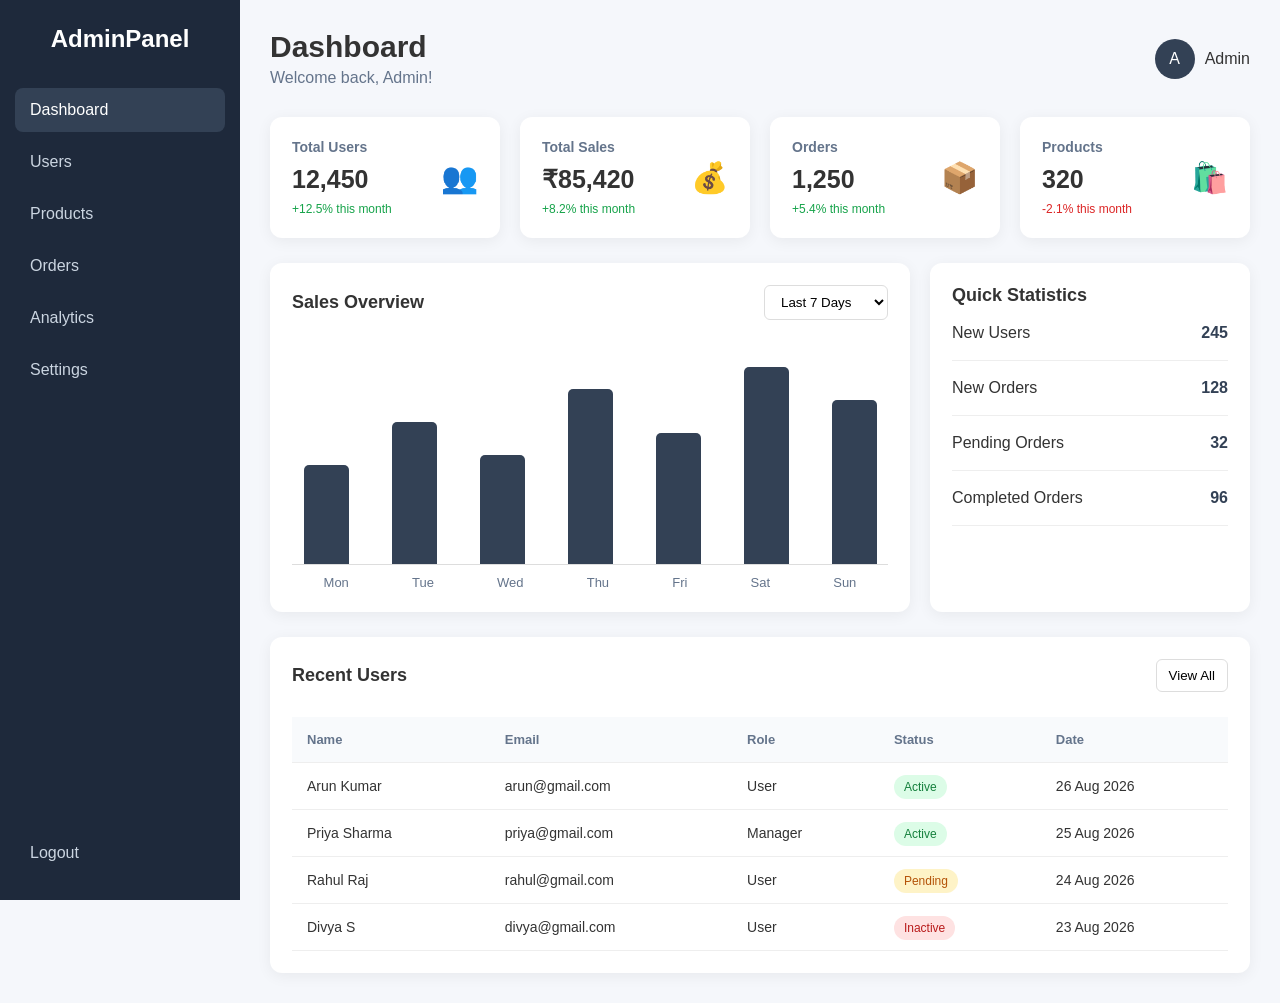
<file: css_daily_task/day_5_css_task_5/index.html>
<!DOCTYPE html>
<html lang="en">
<head>
    <meta charset="UTF-8">
    <meta name="viewport" content="width=device-width, initial-scale=1.0">
    <title>Admin Dashboard</title>
    <link rel="stylesheet" href="style.css">
</head>
<body>

    <div class="dashboard">

        <!-- Sidebar -->
        <aside class="sidebar">
            <h2>AdminPanel</h2>

            <nav>
                <a href="#" class="active">Dashboard</a>
                <a href="#">Users</a>
                <a href="#">Products</a>
                <a href="#">Orders</a>
                <a href="#">Analytics</a>
                <a href="#">Settings</a>
            </nav>

            <a href="#" class="logout">Logout</a>
        </aside>

        <!-- Main Content -->
        <main class="main-content">

            <!-- Header -->
            <header class="header">
                <div>
                    <h1>Dashboard</h1>
                    <p>Welcome back, Admin!</p>
                </div>

                <div class="profile">
                    <div class="avatar">A</div>
                    <span>Admin</span>
                </div>
            </header>

            <!-- Statistics Cards -->
            <section class="stats">

                <div class="card">
                    <div>
                        <h3>Total Users</h3>
                        <h2>12,450</h2>
                        <p class="success">+12.5% this month</p>
                    </div>
                    <span class="icon">👥</span>
                </div>

                <div class="card">
                    <div>
                        <h3>Total Sales</h3>
                        <h2>₹85,420</h2>
                        <p class="success">+8.2% this month</p>
                    </div>
                    <span class="icon">💰</span>
                </div>

                <div class="card">
                    <div>
                        <h3>Orders</h3>
                        <h2>1,250</h2>
                        <p class="success">+5.4% this month</p>
                    </div>
                    <span class="icon">📦</span>
                </div>

                <div class="card">
                    <div>
                        <h3>Products</h3>
                        <h2>320</h2>
                        <p class="danger">-2.1% this month</p>
                    </div>
                    <span class="icon">🛍️</span>
                </div>

            </section>

            <!-- Content Grid -->
            <section class="content-grid">

                <!-- Sales Overview -->
                <div class="panel sales-panel">
                    <div class="panel-header">
                        <h2>Sales Overview</h2>
                        <select>
                            <option>Last 7 Days</option>
                            <option>Last 30 Days</option>
                            <option>Last Year</option>
                        </select>
                    </div>

                    <div class="chart">
                        <div class="bar" style="height: 45%"></div>
                        <div class="bar" style="height: 65%"></div>
                        <div class="bar" style="height: 50%"></div>
                        <div class="bar" style="height: 80%"></div>
                        <div class="bar" style="height: 60%"></div>
                        <div class="bar" style="height: 90%"></div>
                        <div class="bar" style="height: 75%"></div>
                    </div>

                    <div class="days">
                        <span>Mon</span>
                        <span>Tue</span>
                        <span>Wed</span>
                        <span>Thu</span>
                        <span>Fri</span>
                        <span>Sat</span>
                        <span>Sun</span>
                    </div>
                </div>

                <!-- Quick Stats -->
                <div class="panel">
                    <h2>Quick Statistics</h2>

                    <div class="quick-stat">
                        <span>New Users</span>
                        <strong>245</strong>
                    </div>

                    <div class="quick-stat">
                        <span>New Orders</span>
                        <strong>128</strong>
                    </div>

                    <div class="quick-stat">
                        <span>Pending Orders</span>
                        <strong>32</strong>
                    </div>

                    <div class="quick-stat">
                        <span>Completed Orders</span>
                        <strong>96</strong>
                    </div>
                </div>

            </section>

            <!-- Recent Users -->
            <section class="panel table-panel">

                <div class="panel-header">
                    <h2>Recent Users</h2>
                    <button>View All</button>
                </div>

                <div class="table-container">
                    <table>
                        <thead>
                            <tr>
                                <th>Name</th>
                                <th>Email</th>
                                <th>Role</th>
                                <th>Status</th>
                                <th>Date</th>
                            </tr>
                        </thead>

                        <tbody>
                            <tr>
                                <td>Arun Kumar</td>
                                <td>arun@gmail.com</td>
                                <td>User</td>
                                <td><span class="status active-status">Active</span></td>
                                <td>26 Aug 2026</td>
                            </tr>

                            <tr>
                                <td>Priya Sharma</td>
                                <td>priya@gmail.com</td>
                                <td>Manager</td>
                                <td><span class="status active-status">Active</span></td>
                                <td>25 Aug 2026</td>
                            </tr>

                            <tr>
                                <td>Rahul Raj</td>
                                <td>rahul@gmail.com</td>
                                <td>User</td>
                                <td><span class="status pending-status">Pending</span></td>
                                <td>24 Aug 2026</td>
                            </tr>

                            <tr>
                                <td>Divya S</td>
                                <td>divya@gmail.com</td>
                                <td>User</td>
                                <td><span class="status inactive-status">Inactive</span></td>
                                <td>23 Aug 2026</td>
                            </tr>
                        </tbody>
                    </table>
                </div>

            </section>

        </main>
    </div>

</body>
</html>
</file>
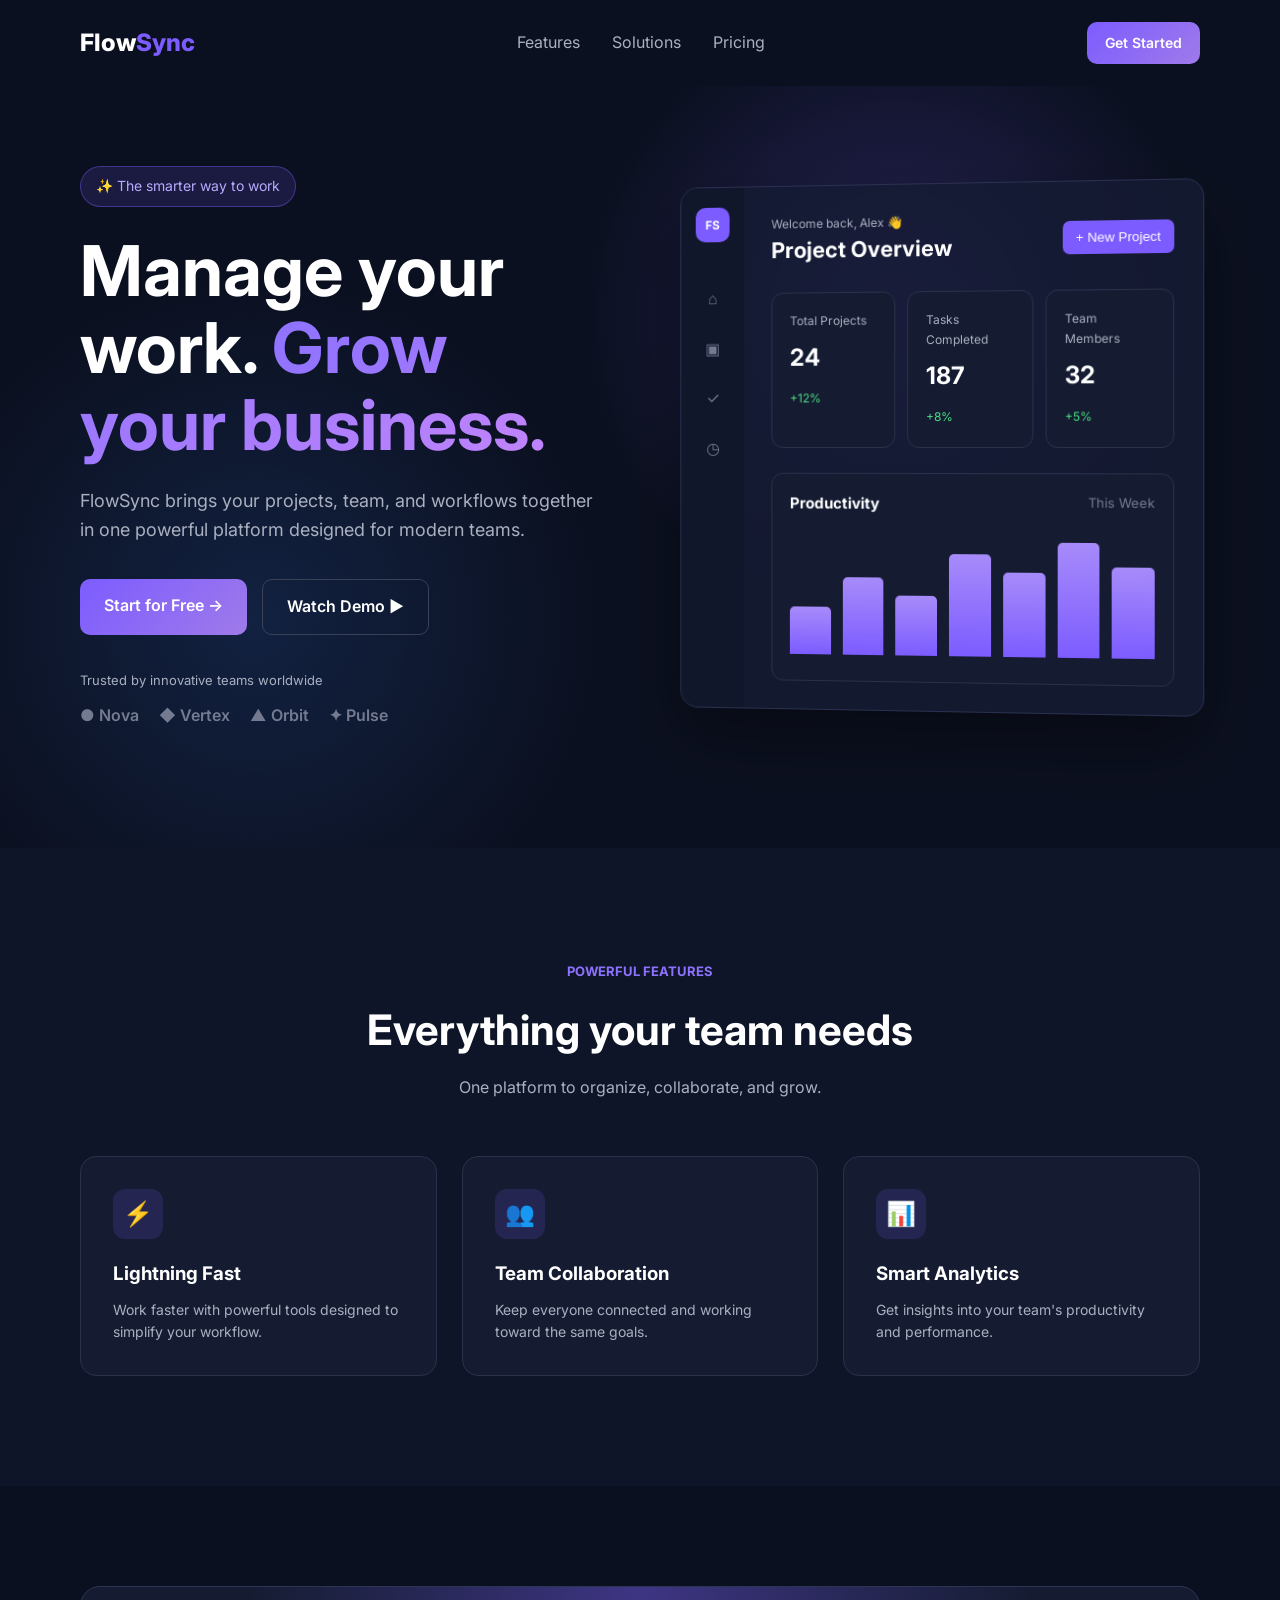
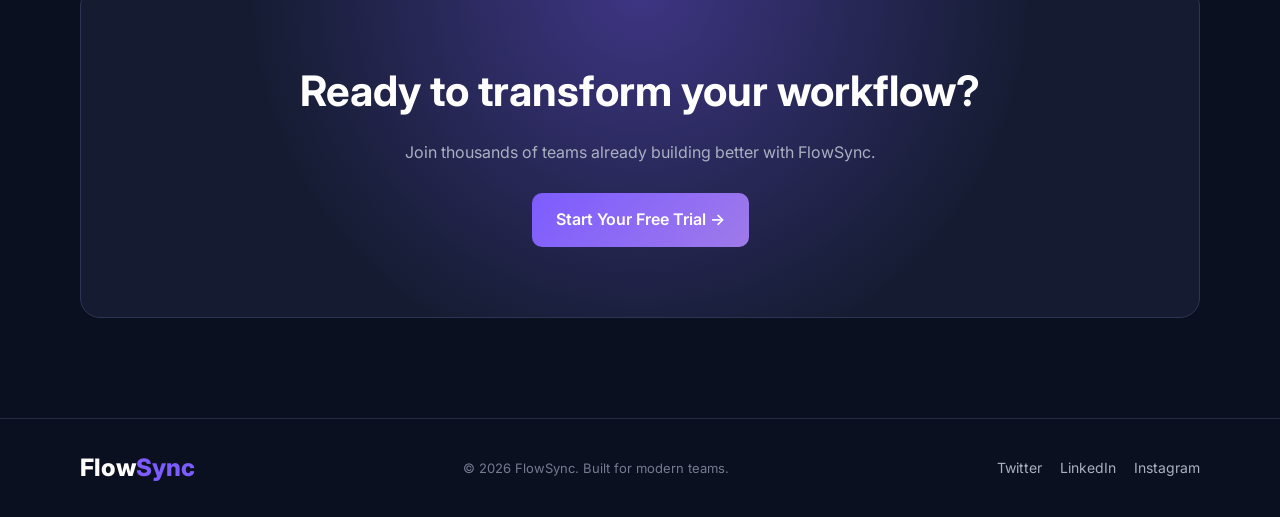
<file: css_daily_task/day_6_css_task_6/index.html>
<!DOCTYPE html>
<html lang="en">
<head>
  <meta charset="UTF-8">
  <meta name="viewport" content="width=device-width, initial-scale=1.0">
  <title>FlowSync - Work Smarter</title>
  <link rel="stylesheet" href="style.css">

  <!-- Google Font -->
  <link rel="preconnect" href="https://fonts.googleapis.com">
  <link rel="preconnect" href="https://fonts.gstatic.com" crossorigin>
  <link href="https://fonts.googleapis.com/css2?family=Inter:wght@400;500;600;700;800&display=swap" rel="stylesheet">
</head>

<body>

  <!-- Navigation -->
  <nav class="navbar">
    <div class="container nav-container">
      <a href="#" class="logo">Flow<span>Sync</span></a>

      <div class="nav-links">
        <a href="#features">Features</a>
        <a href="#solutions">Solutions</a>
        <a href="#pricing">Pricing</a>
      </div>

      <a href="#" class="btn btn-small">Get Started</a>
    </div>
  </nav>


  <!-- Hero Section -->
  <section class="hero">
    <div class="container hero-container">

      <div class="hero-content">
        <div class="badge">✨ The smarter way to work</div>

        <h1>
          Manage your work.
          <span>Grow your business.</span>
        </h1>

        <p>
          FlowSync brings your projects, team, and workflows together
          in one powerful platform designed for modern teams.
        </p>

        <div class="hero-buttons">
          <a href="#" class="btn">Start for Free →</a>
          <a href="#" class="btn btn-outline">Watch Demo ▶</a>
        </div>

        <div class="trusted">
          <p>Trusted by innovative teams worldwide</p>
          <div class="companies">
            <span>● Nova</span>
            <span>◆ Vertex</span>
            <span>▲ Orbit</span>
            <span>✦ Pulse</span>
          </div>
        </div>
      </div>


      <!-- Dashboard Preview -->
      <div class="dashboard">
        <div class="dashboard-sidebar">
          <div class="side-logo">FS</div>
          <div class="side-icons">
            <span>⌂</span>
            <span>▣</span>
            <span>✓</span>
            <span>◷</span>
          </div>
        </div>

        <div class="dashboard-main">
          <div class="dashboard-header">
            <div>
              <p class="small-text">Welcome back, Alex 👋</p>
              <h3>Project Overview</h3>
            </div>
            <button class="add-btn">+ New Project</button>
          </div>

          <div class="stats">
            <div class="stat-card">
              <p>Total Projects</p>
              <h2>24</h2>
              <span class="green">+12%</span>
            </div>

            <div class="stat-card">
              <p>Tasks Completed</p>
              <h2>187</h2>
              <span class="green">+8%</span>
            </div>

            <div class="stat-card">
              <p>Team Members</p>
              <h2>32</h2>
              <span class="green">+5%</span>
            </div>
          </div>

          <div class="chart-card">
            <div class="chart-header">
              <h3>Productivity</h3>
              <span>This Week</span>
            </div>

            <div class="chart">
              <div style="height: 40%"></div>
              <div style="height: 65%"></div>
              <div style="height: 50%"></div>
              <div style="height: 85%"></div>
              <div style="height: 70%"></div>
              <div style="height: 95%"></div>
              <div style="height: 75%"></div>
            </div>
          </div>

        </div>
      </div>

    </div>
  </section>


  <!-- Features -->
  <section class="features" id="features">
    <div class="container">

      <div class="section-title">
        <span>POWERFUL FEATURES</span>
        <h2>Everything your team needs</h2>
        <p>One platform to organize, collaborate, and grow.</p>
      </div>

      <div class="feature-grid">

        <div class="feature-card">
          <div class="icon">⚡</div>
          <h3>Lightning Fast</h3>
          <p>Work faster with powerful tools designed to simplify your workflow.</p>
        </div>

        <div class="feature-card">
          <div class="icon">👥</div>
          <h3>Team Collaboration</h3>
          <p>Keep everyone connected and working toward the same goals.</p>
        </div>

        <div class="feature-card">
          <div class="icon">📊</div>
          <h3>Smart Analytics</h3>
          <p>Get insights into your team's productivity and performance.</p>
        </div>

      </div>
    </div>
  </section>


  <!-- CTA -->
  <section class="cta">
    <div class="container">
      <div class="cta-box">
        <h2>Ready to transform your workflow?</h2>
        <p>Join thousands of teams already building better with FlowSync.</p>
        <a href="#" class="btn">Start Your Free Trial →</a>
      </div>
    </div>
  </section>


  <!-- Footer -->
  <footer>
    <div class="container footer-container">
      <a href="#" class="logo">Flow<span>Sync</span></a>
      <p>© 2026 FlowSync. Built for modern teams.</p>

      <div class="socials">
        <a href="#">Twitter</a>
        <a href="#">LinkedIn</a>
        <a href="#">Instagram</a>
      </div>
    </div>
  </footer>

</body>
</html>
</file>
<file: css_daily_task/day_5_css_task_5/style.css>
* {
    margin: 0;
    padding: 0;
    box-sizing: border-box;
    font-family: Arial, sans-serif;
}

body {
    background: #f5f7fb;
    color: #333;
}

/* Dashboard */

.dashboard {
    display: flex;
    min-height: 100vh;
}

/* Sidebar */

.sidebar {
    width: 240px;
    background: #1e293b;
    color: white;
    padding: 25px 15px;
    position: fixed;
    height: 100vh;
}

.sidebar h2 {
    text-align: center;
    margin-bottom: 35px;
}

.sidebar nav {
    display: flex;
    flex-direction: column;
    gap: 8px;
}

.sidebar a {
    text-decoration: none;
    color: #cbd5e1;
    padding: 13px 15px;
    border-radius: 8px;
    transition: 0.3s;
}

.sidebar a:hover,
.sidebar a.active {
    background: #334155;
    color: white;
}

.logout {
    position: absolute;
    bottom: 25px;
    left: 15px;
    right: 15px;
}

/* Main Content */

.main-content {
    margin-left: 240px;
    padding: 30px;
    width: calc(100% - 240px);
}

/* Header */

.header {
    display: flex;
    justify-content: space-between;
    align-items: center;
    margin-bottom: 30px;
}

.header h1 {
    font-size: 30px;
}

.header p {
    color: #64748b;
    margin-top: 5px;
}

.profile {
    display: flex;
    align-items: center;
    gap: 10px;
}

.avatar {
    width: 40px;
    height: 40px;
    background: #334155;
    color: white;
    border-radius: 50%;
    display: flex;
    align-items: center;
    justify-content: center;
}

/* Statistics */

.stats {
    display: grid;
    grid-template-columns: repeat(4, 1fr);
    gap: 20px;
    margin-bottom: 25px;
}

.card {
    background: white;
    padding: 22px;
    border-radius: 12px;
    box-shadow: 0 3px 15px rgba(0, 0, 0, 0.06);
    display: flex;
    justify-content: space-between;
    align-items: center;
}

.card h3 {
    color: #64748b;
    font-size: 14px;
    margin-bottom: 10px;
}

.card h2 {
    font-size: 25px;
    margin-bottom: 8px;
}

.icon {
    font-size: 30px;
}

.success {
    color: #16a34a;
    font-size: 12px;
}

.danger {
    color: #dc2626;
    font-size: 12px;
}

/* Content Grid */

.content-grid {
    display: grid;
    grid-template-columns: 2fr 1fr;
    gap: 20px;
    margin-bottom: 25px;
}

.panel {
    background: white;
    padding: 22px;
    border-radius: 12px;
    box-shadow: 0 3px 15px rgba(0, 0, 0, 0.06);
}

.panel h2 {
    font-size: 18px;
}

/* Panel Header */

.panel-header {
    display: flex;
    justify-content: space-between;
    align-items: center;
    margin-bottom: 25px;
}

.panel-header select,
.panel-header button {
    padding: 8px 12px;
    border: 1px solid #ddd;
    border-radius: 6px;
    background: white;
    cursor: pointer;
}

/* Chart */

.chart {
    height: 220px;
    display: flex;
    align-items: end;
    justify-content: space-around;
    gap: 20px;
    border-bottom: 1px solid #ddd;
}

.bar {
    width: 45px;
    background: #334155;
    border-radius: 5px 5px 0 0;
    transition: 0.3s;
}

.bar:hover {
    transform: scaleY(1.05);
}

.days {
    display: flex;
    justify-content: space-around;
    padding-top: 10px;
    color: #64748b;
    font-size: 13px;
}

/* Quick Statistics */

.quick-stat {
    display: flex;
    justify-content: space-between;
    padding: 18px 0;
    border-bottom: 1px solid #eee;
}

.quick-stat strong {
    color: #334155;
}

/* Table */

.table-panel {
    overflow: hidden;
}

.table-container {
    overflow-x: auto;
}

table {
    width: 100%;
    border-collapse: collapse;
}

th,
td {
    text-align: left;
    padding: 15px;
    border-bottom: 1px solid #eee;
}

th {
    background: #f8fafc;
    color: #64748b;
    font-size: 13px;
}

td {
    font-size: 14px;
}

.status {
    padding: 5px 10px;
    border-radius: 20px;
    font-size: 12px;
}

.active-status {
    background: #dcfce7;
    color: #15803d;
}

.pending-status {
    background: #fef3c7;
    color: #b45309;
}

.inactive-status {
    background: #fee2e2;
    color: #b91c1c;
}

/* Responsive */

@media (max-width: 1000px) {

    .stats {
        grid-template-columns: repeat(2, 1fr);
    }

    .content-grid {
        grid-template-columns: 1fr;
    }
}

@media (max-width: 700px) {

    .sidebar {
        width: 70px;
        padding: 20px 8px;
    }

    .sidebar h2 {
        font-size: 0;
    }

    .sidebar h2::after {
        content: "A";
        font-size: 25px;
    }

    .sidebar a {
        font-size: 0;
        text-align: center;
    }

    .sidebar a::first-letter {
        font-size: 20px;
    }

    .main-content {
        margin-left: 70px;
        width: calc(100% - 70px);
        padding: 20px;
    }

    .stats {
        grid-template-columns: 1fr;
    }

    .header {
        align-items: flex-start;
    }

    .profile span {
        display: none;
    }
}
</file>
<file: css_daily_task/day_6_css_task_6/style.css>
* {
  margin: 0;
  padding: 0;
  box-sizing: border-box;
}

html {
  scroll-behavior: smooth;
}

body {
  font-family: "Inter", sans-serif;
  background: #0b1020;
  color: #ffffff;
  line-height: 1.6;
}

a {
  text-decoration: none;
  color: inherit;
}

.container {
  width: min(1120px, 90%);
  margin: auto;
}


/* =========================
   NAVBAR
========================= */

.navbar {
  padding: 22px 0;
  position: relative;
  z-index: 10;
}

.nav-container {
  display: flex;
  justify-content: space-between;
  align-items: center;
}

.logo {
  font-size: 24px;
  font-weight: 800;
}

.logo span {
  color: #7c5cff;
}

.nav-links {
  display: flex;
  gap: 32px;
  color: #aab0c0;
}

.nav-links a:hover {
  color: #ffffff;
}

.btn {
  display: inline-block;
  background: linear-gradient(135deg, #7c5cff, #9f7aea);
  padding: 14px 24px;
  border-radius: 10px;
  font-weight: 600;
  transition: 0.3s;
}

.btn:hover {
  transform: translateY(-3px);
  box-shadow: 0 10px 30px rgba(124, 92, 255, 0.4);
}

.btn-small {
  padding: 10px 18px;
  font-size: 14px;
}


/* =========================
   HERO
========================= */

.hero {
  padding: 80px 0 120px;
  background:
    radial-gradient(circle at 70% 30%, rgba(124, 92, 255, 0.25), transparent 30%),
    radial-gradient(circle at 20% 70%, rgba(58, 134, 255, 0.15), transparent 30%);
}

.hero-container {
  display: grid;
  grid-template-columns: 1fr 1fr;
  align-items: center;
  gap: 70px;
}

.badge {
  display: inline-block;
  background: rgba(124, 92, 255, 0.15);
  border: 1px solid rgba(124, 92, 255, 0.4);
  padding: 8px 15px;
  border-radius: 50px;
  color: #b9aaff;
  margin-bottom: 25px;
  font-size: 14px;
}

.hero h1 {
  font-size: clamp(45px, 6vw, 70px);
  line-height: 1.1;
  margin-bottom: 24px;
}

.hero h1 span {
  background: linear-gradient(135deg, #8d72ff, #c084fc);
  -webkit-background-clip: text;
  -webkit-text-fill-color: transparent;
}

.hero p {
  color: #aab0c0;
  font-size: 18px;
  max-width: 560px;
}

.hero-buttons {
  display: flex;
  gap: 15px;
  margin: 35px 0;
}

.btn-outline {
  background: transparent;
  border: 1px solid #3a4055;
}

.btn-outline:hover {
  background: #161d32;
  box-shadow: none;
}

.trusted p {
  font-size: 13px;
  margin-bottom: 12px;
}

.companies {
  display: flex;
  gap: 20px;
  color: #747b91;
  font-weight: 600;
}


/* =========================
   DASHBOARD
========================= */

.dashboard {
  display: flex;
  background: rgba(20, 27, 50, 0.8);
  border: 1px solid #2a3150;
  border-radius: 18px;
  overflow: hidden;
  min-height: 440px;
  box-shadow: 0 30px 70px rgba(0, 0, 0, 0.4);
  transform: perspective(1000px) rotateY(-4deg);
  transition: 0.4s;
}

.dashboard:hover {
  transform: perspective(1000px) rotateY(0);
}

.dashboard-sidebar {
  width: 65px;
  background: #11172b;
  padding: 20px 10px;
  text-align: center;
}

.side-logo {
  width: 35px;
  height: 35px;
  background: #7c5cff;
  border-radius: 10px;
  display: grid;
  place-items: center;
  margin: auto;
  font-size: 12px;
  font-weight: bold;
}

.side-icons {
  display: flex;
  flex-direction: column;
  gap: 25px;
  margin-top: 45px;
  color: #747b91;
}

.dashboard-main {
  flex: 1;
  padding: 28px;
}

.dashboard-header {
  display: flex;
  justify-content: space-between;
  align-items: center;
}

.small-text {
  font-size: 12px !important;
}

.dashboard-header h3 {
  font-size: 22px;
}

.add-btn {
  border: none;
  background: #7c5cff;
  color: white;
  padding: 9px 13px;
  border-radius: 7px;
}

.stats {
  display: grid;
  grid-template-columns: repeat(3, 1fr);
  gap: 12px;
  margin: 25px 0;
}

.stat-card,
.chart-card {
  background: #151c32;
  border: 1px solid #29304a;
  padding: 18px;
  border-radius: 12px;
}

.stat-card p {
  font-size: 12px;
}

.stat-card h2 {
  margin: 8px 0;
}

.green {
  color: #4ade80;
  font-size: 12px;
}

.chart-card {
  height: 210px;
}

.chart-header {
  display: flex;
  justify-content: space-between;
  font-size: 13px;
}

.chart-header span {
  color: #747b91;
}

.chart {
  height: 140px;
  display: flex;
  align-items: end;
  gap: 12px;
  padding-top: 20px;
}

.chart div {
  flex: 1;
  background: linear-gradient(to top, #7c5cff, #a78bfa);
  border-radius: 5px 5px 0 0;
}


/* =========================
   FEATURES
========================= */

.features {
  padding: 110px 0;
  background: #0f1528;
}

.section-title {
  text-align: center;
  margin-bottom: 55px;
}

.section-title span {
  color: #8d72ff;
  font-size: 13px;
  font-weight: 700;
}

.section-title h2 {
  font-size: 42px;
  margin: 12px 0;
}

.section-title p {
  color: #aab0c0;
}

.feature-grid {
  display: grid;
  grid-template-columns: repeat(3, 1fr);
  gap: 25px;
}

.feature-card {
  padding: 32px;
  background: #151c32;
  border: 1px solid #29304a;
  border-radius: 16px;
  transition: 0.3s;
}

.feature-card:hover {
  transform: translateY(-8px);
  border-color: #7c5cff;
}

.icon {
  width: 50px;
  height: 50px;
  display: grid;
  place-items: center;
  background: rgba(124, 92, 255, 0.15);
  border-radius: 12px;
  font-size: 24px;
  margin-bottom: 20px;
}

.feature-card h3 {
  margin-bottom: 10px;
}

.feature-card p {
  color: #aab0c0;
  font-size: 14px;
}


/* =========================
   CTA
========================= */

.cta {
  padding: 100px 0;
}

.cta-box {
  text-align: center;
  padding: 70px 20px;
  border-radius: 20px;
  background:
    radial-gradient(circle at top, rgba(124, 92, 255, 0.4), transparent 60%),
    #151c32;
  border: 1px solid #2d3555;
}

.cta-box h2 {
  font-size: 42px;
  margin-bottom: 15px;
}

.cta-box p {
  color: #aab0c0;
  margin-bottom: 28px;
}


/* =========================
   FOOTER
========================= */

footer {
  border-top: 1px solid #252c42;
  padding: 30px 0;
}

.footer-container {
  display: flex;
  justify-content: space-between;
  align-items: center;
}

footer p {
  color: #747b91;
  font-size: 13px;
}

.socials {
  display: flex;
  gap: 18px;
  color: #aab0c0;
  font-size: 14px;
}


/* =========================
   RESPONSIVE
========================= */

@media (max-width: 900px) {

  .hero-container {
    grid-template-columns: 1fr;
  }

  .dashboard {
    transform: none;
  }

  .feature-grid {
    grid-template-columns: 1fr;
  }

  .nav-links {
    display: none;
  }
}

@media (max-width: 600px) {

  .hero {
    padding-top: 50px;
  }

  .hero h1 {
    font-size: 45px;
  }

  .hero-buttons {
    flex-direction: column;
  }

  .companies {
    flex-wrap: wrap;
  }

  .stats {
    grid-template-columns: 1fr;
  }

  .dashboard-main {
    padding: 15px;
  }

  .section-title h2,
  .cta-box h2 {
    font-size: 30px;
  }

  .footer-container {
    flex-direction: column;
    gap: 20px;
    text-align: center;
  }
}
</file>
